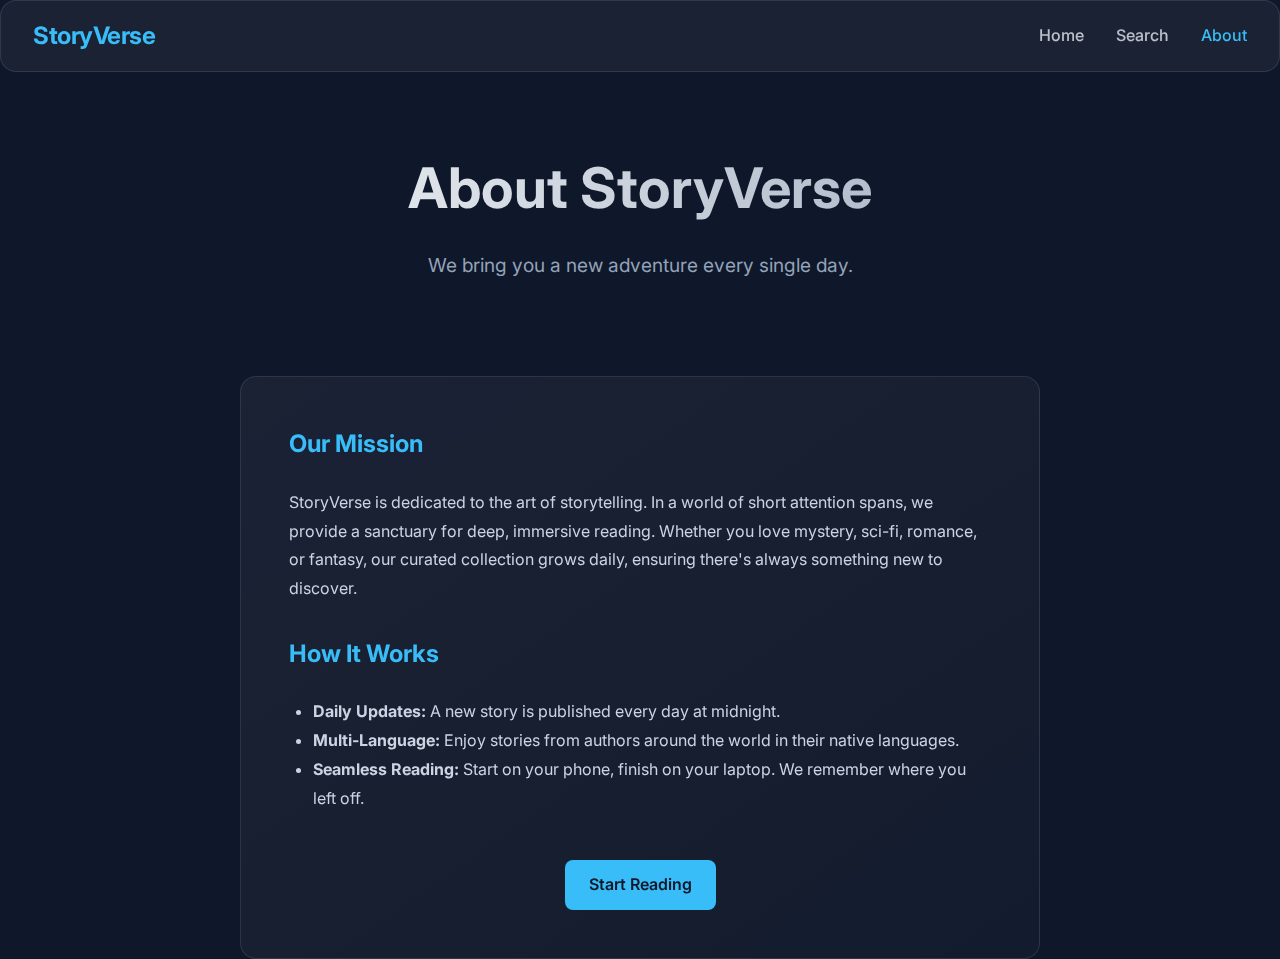
<file: about.html>
<!DOCTYPE html>
<html lang="en">

<head>
    <meta charset="UTF-8">
    <meta name="viewport" content="width=device-width, initial-scale=1.0">
    <title>About - StoryVerse</title>
    <link rel="stylesheet" href="style.css">
    <link
        href="https://fonts.googleapis.com/css2?family=Inter:wght@400;500;600;700&family=Merriweather:ital,wght@0,300;0,400;0,700;1,400&display=swap"
        rel="stylesheet">
</head>

<body>
    <header class="glass">
        <div class="logo">StoryVerse</div>
        <nav>
            <ul>
                <li><a href="index.html">Home</a></li>
                <li><a href="search.html">Search</a></li>
                <li><a href="about.html" class="active">About</a></li>
            </ul>
        </nav>
    </header>

    <main>
        <section class="hero animate-fade-in">
            <h1>About StoryVerse</h1>
            <p>We bring you a new adventure every single day.</p>
        </section>

        <div class="glass-card animate-fade-in" style="padding: 3rem; max-width: 800px; margin: 0 auto;">
            <h2 style="margin-bottom: 1.5rem; color: var(--accent-color);">Our Mission</h2>
            <p style="margin-bottom: 2rem; color: #cbd5e1; line-height: 1.8;">
                StoryVerse is dedicated to the art of storytelling. In a world of short attention spans, we provide a
                sanctuary for deep, immersive reading.
                Whether you love mystery, sci-fi, romance, or fantasy, our curated collection grows daily, ensuring
                there's always something new to discover.
            </p>

            <h2 style="margin-bottom: 1.5rem; color: var(--accent-color);">How It Works</h2>
            <ul style="margin-bottom: 2rem; padding-left: 1.5rem; color: #cbd5e1; line-height: 1.8;">
                <li><strong>Daily Updates:</strong> A new story is published every day at midnight.</li>
                <li><strong>Multi-Language:</strong> Enjoy stories from authors around the world in their native
                    languages.</li>
                <li><strong>Seamless Reading:</strong> Start on your phone, finish on your laptop. We remember where you
                    left off.</li>
            </ul>

            <div style="text-align: center; margin-top: 3rem;">
                <a href="index.html" class="read-btn">Start Reading</a>
            </div>
        </div>
    </main>
</body>

</html>
</file>
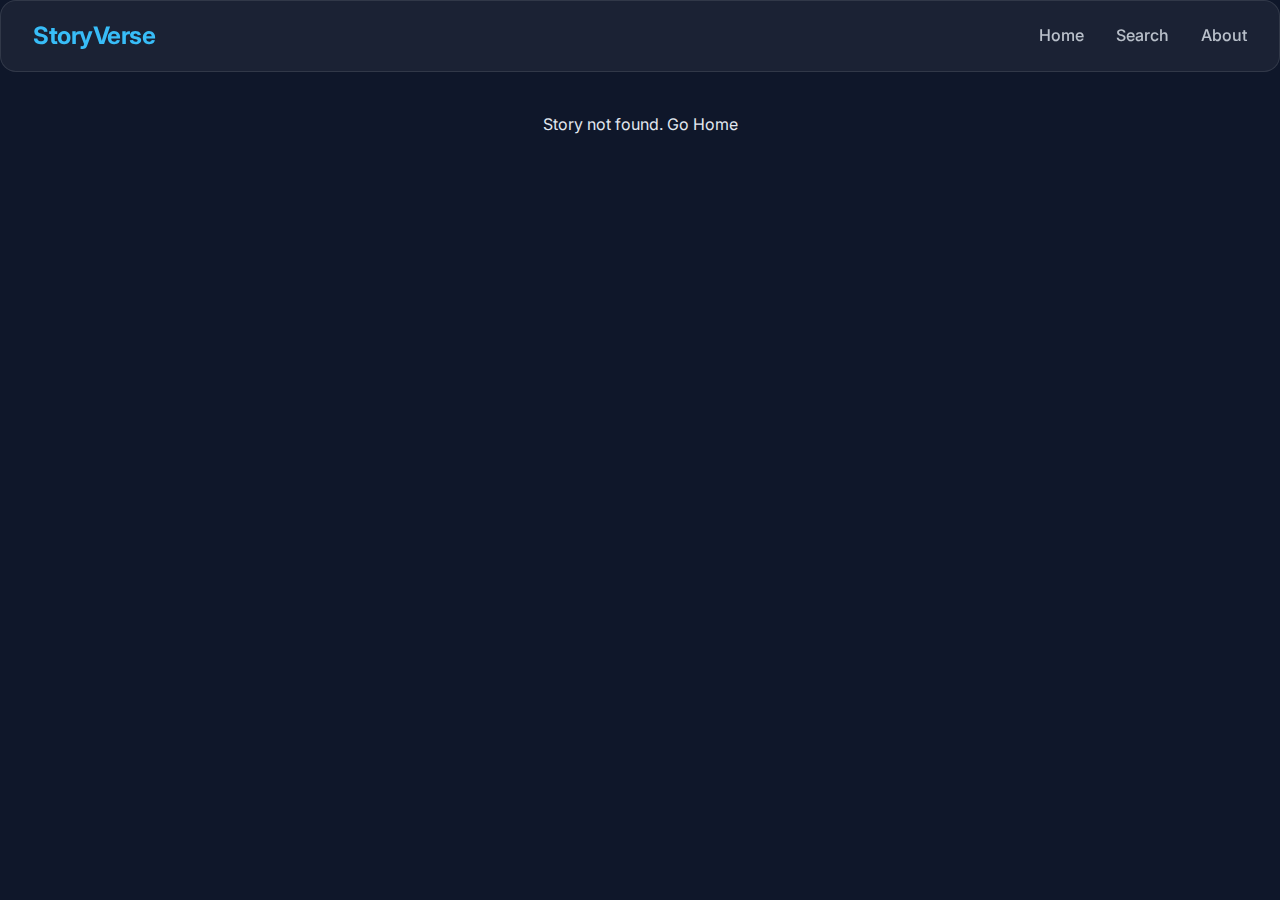
<file: story.html>
<!DOCTYPE html>
<html lang="en">

<head>
    <meta charset="UTF-8">
    <meta name="viewport" content="width=device-width, initial-scale=1.0">
    <title>Reading Story - StoryVerse</title>
    <link rel="stylesheet" href="style.css">
    <link
        href="https://fonts.googleapis.com/css2?family=Inter:wght@400;500;600;700&family=Merriweather:ital,wght@0,300;0,400;0,700;1,400&display=swap"
        rel="stylesheet">
</head>

<body>
    <header class="glass">
        <div class="logo">StoryVerse</div>
        <nav>
            <ul>
                <li><a href="index.html">Home</a></li>
                <li><a href="search.html">Search</a></li>
                <li><a href="about.html">About</a></li>
            </ul>
        </nav>
    </header>

    <main>
        <div id="reader-container" class="reader-container animate-fade-in">
            <!-- Story content injected here -->
            <div style="text-align: center; padding: 4rem;">Loading story...</div>
        </div>
    </main>

    <script>
        document.addEventListener('DOMContentLoaded', async () => {
            const container = document.getElementById('reader-container');
            const urlParams = new URLSearchParams(window.location.search);
            const storyId = urlParams.get('id');

            if (!storyId) {
                container.innerHTML = '<div style="text-align: center;">Story not found. <a href="index.html">Go Home</a></div>';
                return;
            }

            let stories = [];
            try {
                const response = await fetch('stories.json');
                stories = await response.json();
            } catch (error) {
                console.error('Error loading stories:', error);
                container.innerHTML = '<p>Failed to load story data.</p>';
                return;
            }

            const story = stories.find(s => s.id === storyId);

            if (!story) {
                container.innerHTML = '<div style="text-align: center;">Story not found. <a href="index.html">Go Home</a></div>';
                return;
            }

            // Update Page Title
            document.title = `${story.title} - StoryVerse`;

            // Render Story
            let html = `
                <header class="reader-header">
                    <img src="${story.cover}" alt="${story.title}" class="reader-cover">
                    <h1 class="reader-title">${story.title}</h1>
                    <div class="reader-meta">
                        By <span style="color: var(--accent-color);">${story.author}</span> &bull; ${story.date} &bull; ${story.language}
                    </div>
                </header>
            `;

            if (story.parts) {
                story.parts.forEach(part => {
                    html += `<section class="story-part">`;
                    if (part.title) {
                        html += `<h2 class="part-title">${part.title}</h2>`;
                    }

                    if (part.content) {
                        part.content.forEach(block => {
                            if (block.type === 'text') {
                                html += `<p class="story-text">${block.value}</p>`;
                            } else if (block.type === 'image') {
                                html += `<img src="${block.value}" class="story-image-insert" loading="lazy" alt="Story illustration">`;
                            }
                        });
                    }
                    html += `</section>`;
                });
            }

            container.innerHTML = html;

            // Handle Progress / Continue Reading
            const progressKey = 'storyProgress';
            let progress = JSON.parse(localStorage.getItem(progressKey)) || {};

            // Restore scroll position
            if (progress[storyId]) {
                const scrollY = progress[storyId].scroll;
                if (scrollY) {
                    window.scrollTo({
                        top: scrollY,
                        behavior: 'smooth'
                    });
                }
            }

            // Save scroll position
            let timeout;
            window.addEventListener('scroll', () => {
                clearTimeout(timeout);
                timeout = setTimeout(() => {
                    progress = JSON.parse(localStorage.getItem(progressKey)) || {};
                    progress[storyId] = {
                        scroll: window.scrollY,
                        timestamp: Date.now()
                    };
                    localStorage.setItem(progressKey, JSON.stringify(progress));
                }, 500); // Debounce 500ms
            });
        });
    </script>
</body>

</html>
</file>
<file: style.css>
:root {
    --bg-color: #0f172a;
    --text-color: #e2e8f0;
    --accent-color: #38bdf8;
    --glass-bg: rgba(255, 255, 255, 0.05);
    --glass-border: rgba(255, 255, 255, 0.1);
    --card-hover: rgba(255, 255, 255, 0.1);
    --font-main: 'Inter', sans-serif;
    --font-serif: 'Merriweather', serif;
}

* {
    margin: 0;
    padding: 0;
    box-sizing: border-box;
}

body {
    background-color: var(--bg-color);
    color: var(--text-color);
    font-family: var(--font-main);
    line-height: 1.6;
    overflow-x: hidden;
}

a {
    text-decoration: none;
    color: inherit;
    transition: color 0.3s ease;
}

/* Glassmorphism Utilities */
.glass {
    background: var(--glass-bg);
    backdrop-filter: blur(12px);
    -webkit-backdrop-filter: blur(12px);
    border: 1px solid var(--glass-border);
    border-radius: 16px;
}

.glass-card {
    background: linear-gradient(145deg, rgba(255, 255, 255, 0.05) 0%, rgba(255, 255, 255, 0.02) 100%);
    backdrop-filter: blur(10px);
    border: 1px solid var(--glass-border);
    border-radius: 16px;
    transition: transform 0.3s ease, box-shadow 0.3s ease, border-color 0.3s ease;
}

.glass-card:hover {
    transform: translateY(-5px);
    box-shadow: 0 10px 30px rgba(0, 0, 0, 0.5);
    border-color: var(--accent-color);
}

/* Layout */
header {
    position: fixed;
    top: 0;
    width: 100%;
    z-index: 1000;
    padding: 1rem 2rem;
    display: flex;
    justify-content: space-between;
    align-items: center;
    background: rgba(15, 23, 42, 0.8);
    backdrop-filter: blur(10px);
    border-bottom: 1px solid var(--glass-border);
}

.logo {
    font-size: 1.5rem;
    font-weight: 700;
    color: var(--accent-color);
    letter-spacing: -0.5px;
}

nav ul {
    display: flex;
    gap: 2rem;
    list-style: none;
}

nav a {
    font-weight: 500;
    opacity: 0.8;
}

nav a:hover,
nav a.active {
    opacity: 1;
    color: var(--accent-color);
}

main {
    padding-top: 80px;
    min-height: 100vh;
    max-width: 1200px;
    margin: 0 auto;
    padding-left: 1rem;
    padding-right: 1rem;
}

/* Hero Section */
.hero {
    text-align: center;
    padding: 4rem 1rem;
    margin-bottom: 2rem;
}

.hero h1 {
    font-size: 3.5rem;
    margin-bottom: 1rem;
    background: linear-gradient(to right, #fff, #94a3b8);
    -webkit-background-clip: text;
    -webkit-text-fill-color: transparent;
}

.hero p {
    font-size: 1.2rem;
    color: #94a3b8;
    max-width: 600px;
    margin: 0 auto;
}

/* Grid */
.stories-grid {
    display: grid;
    grid-template-columns: repeat(auto-fill, minmax(300px, 1fr));
    gap: 2rem;
    padding-bottom: 4rem;
}

.story-card {
    overflow: hidden;
    display: flex;
    flex-direction: column;
    height: 100%;
}

.story-image {
    width: 100%;
    height: 200px;
    object-fit: cover;
    border-bottom: 1px solid var(--glass-border);
}

.story-content {
    padding: 1.5rem;
    flex-grow: 1;
    display: flex;
    flex-direction: column;
}

.story-tag {
    font-size: 0.75rem;
    text-transform: uppercase;
    letter-spacing: 1px;
    color: var(--accent-color);
    margin-bottom: 0.5rem;
}

.story-title {
    font-size: 1.25rem;
    margin-bottom: 0.5rem;
    font-weight: 600;
}

.story-meta {
    font-size: 0.875rem;
    color: #94a3b8;
    margin-bottom: 1rem;
    display: flex;
    justify-content: space-between;
}

.story-summary {
    font-size: 0.9rem;
    color: #cbd5e1;
    margin-bottom: 1.5rem;
    flex-grow: 1;
}

.read-btn {
    display: inline-block;
    padding: 0.75rem 1.5rem;
    background: var(--accent-color);
    color: #0f172a;
    font-weight: 600;
    border-radius: 8px;
    text-align: center;
    transition: transform 0.2s ease, filter 0.2s ease;
}

.read-btn:hover {
    transform: scale(1.02);
    filter: brightness(1.1);
}

/* Story Reader Page */
.reader-container {
    max-width: 800px;
    margin: 0 auto;
    padding: 2rem 0;
}

.reader-header {
    text-align: center;
    margin-bottom: 3rem;
}

.reader-cover {
    width: 100%;
    height: 400px;
    object-fit: cover;
    border-radius: 16px;
    margin-bottom: 2rem;
    box-shadow: 0 20px 40px rgba(0, 0, 0, 0.3);
}

.reader-title {
    font-size: 3rem;
    margin-bottom: 1rem;
    font-family: var(--font-serif);
}

.reader-meta {
    color: #94a3b8;
    margin-bottom: 2rem;
}

.story-part {
    margin-bottom: 4rem;
}

.part-title {
    font-size: 1.8rem;
    margin-bottom: 1.5rem;
    color: var(--accent-color);
    border-bottom: 1px solid var(--glass-border);
    padding-bottom: 0.5rem;
}

.story-text {
    font-family: var(--font-serif);
    font-size: 1.125rem;
    line-height: 1.8;
    margin-bottom: 1.5rem;
    color: #e2e8f0;
}

.story-image-insert {
    width: 100%;
    border-radius: 12px;
    margin: 2rem 0;
}

/* Continue Reading Section */
.continue-reading {
    margin-bottom: 3rem;
}

.section-title {
    font-size: 1.5rem;
    margin-bottom: 1.5rem;
    padding-left: 1rem;
    border-left: 4px solid var(--accent-color);
}

/* Search */
.search-container {
    margin-bottom: 2rem;
    display: flex;
    justify-content: center;
}

.search-input {
    width: 100%;
    max-width: 500px;
    padding: 1rem 1.5rem;
    background: var(--glass-bg);
    border: 1px solid var(--glass-border);
    border-radius: 50px;
    color: white;
    font-size: 1rem;
    outline: none;
    transition: border-color 0.3s ease;
}

.search-input:focus {
    border-color: var(--accent-color);
}

/* Animations */
@keyframes fadeIn {
    from {
        opacity: 0;
        transform: translateY(20px);
    }

    to {
        opacity: 1;
        transform: translateY(0);
    }
}

.animate-fade-in {
    animation: fadeIn 0.6s ease forwards;
}
</file>
